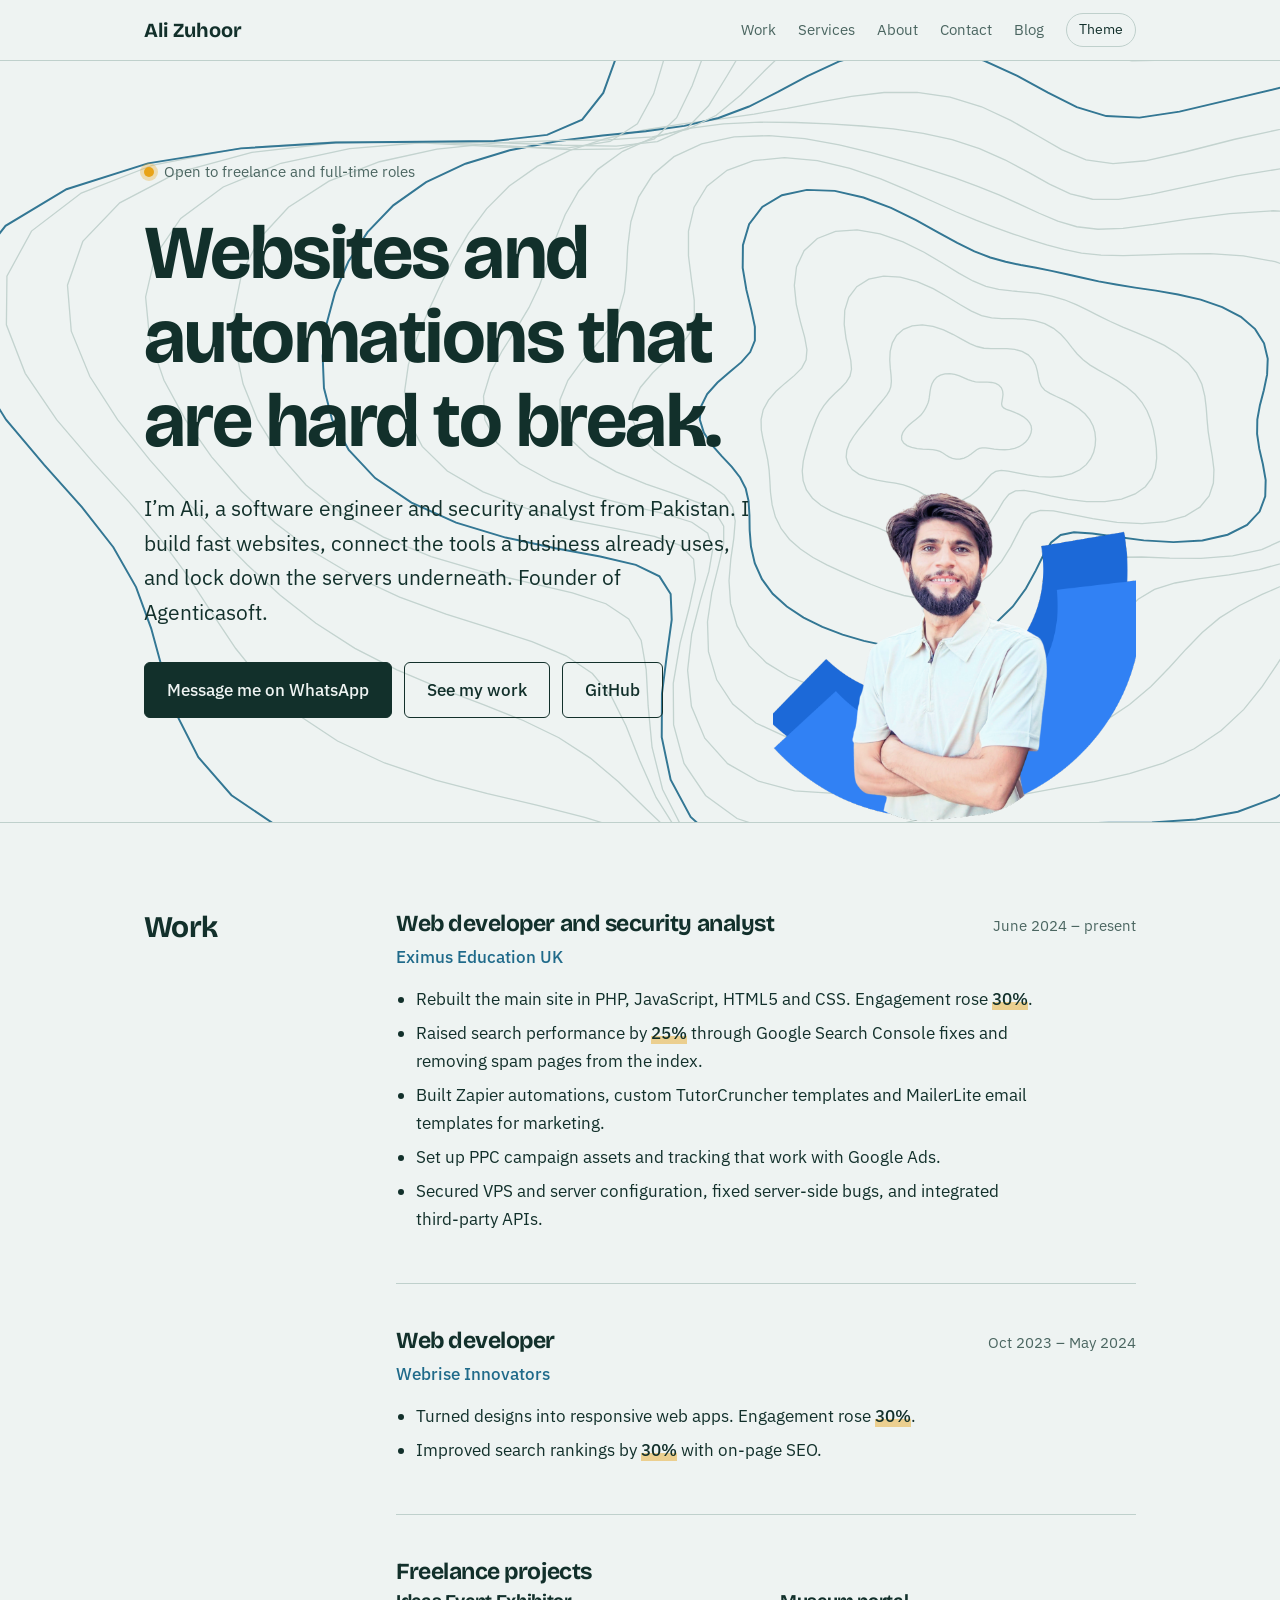
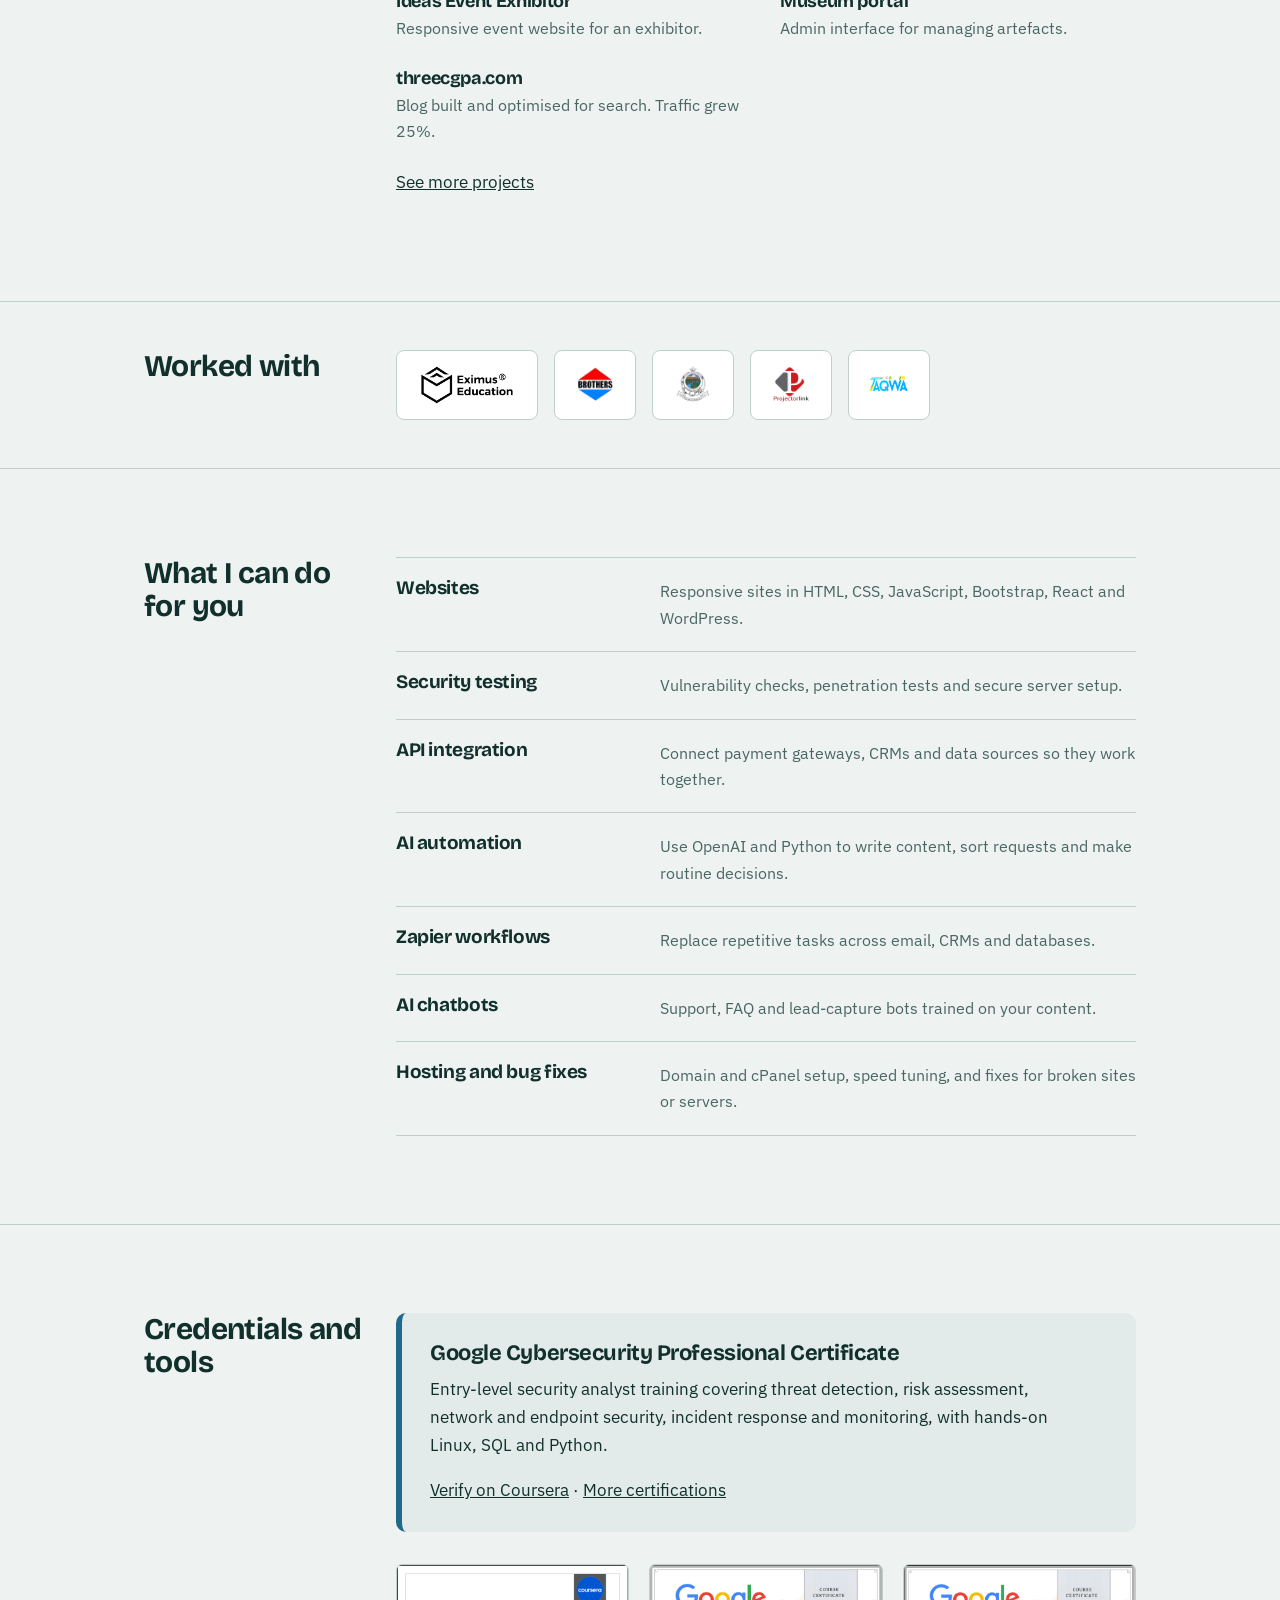
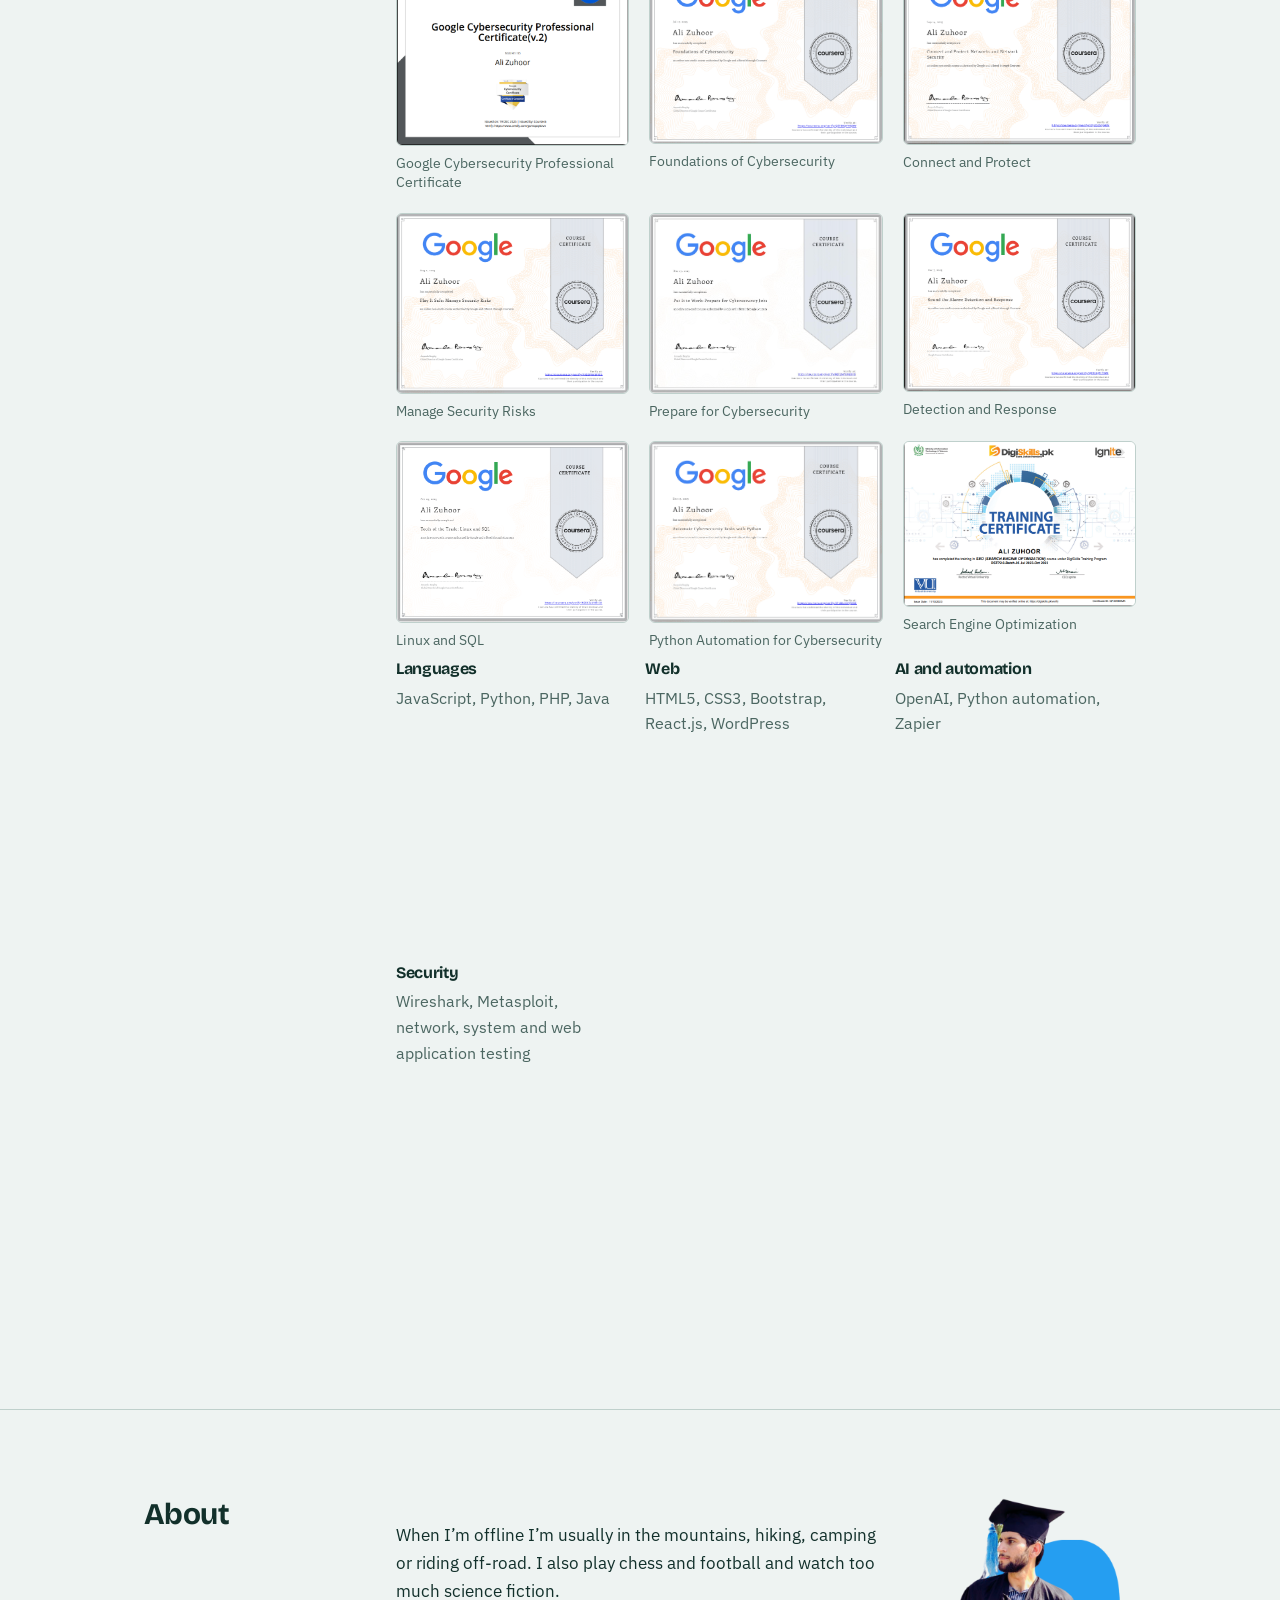
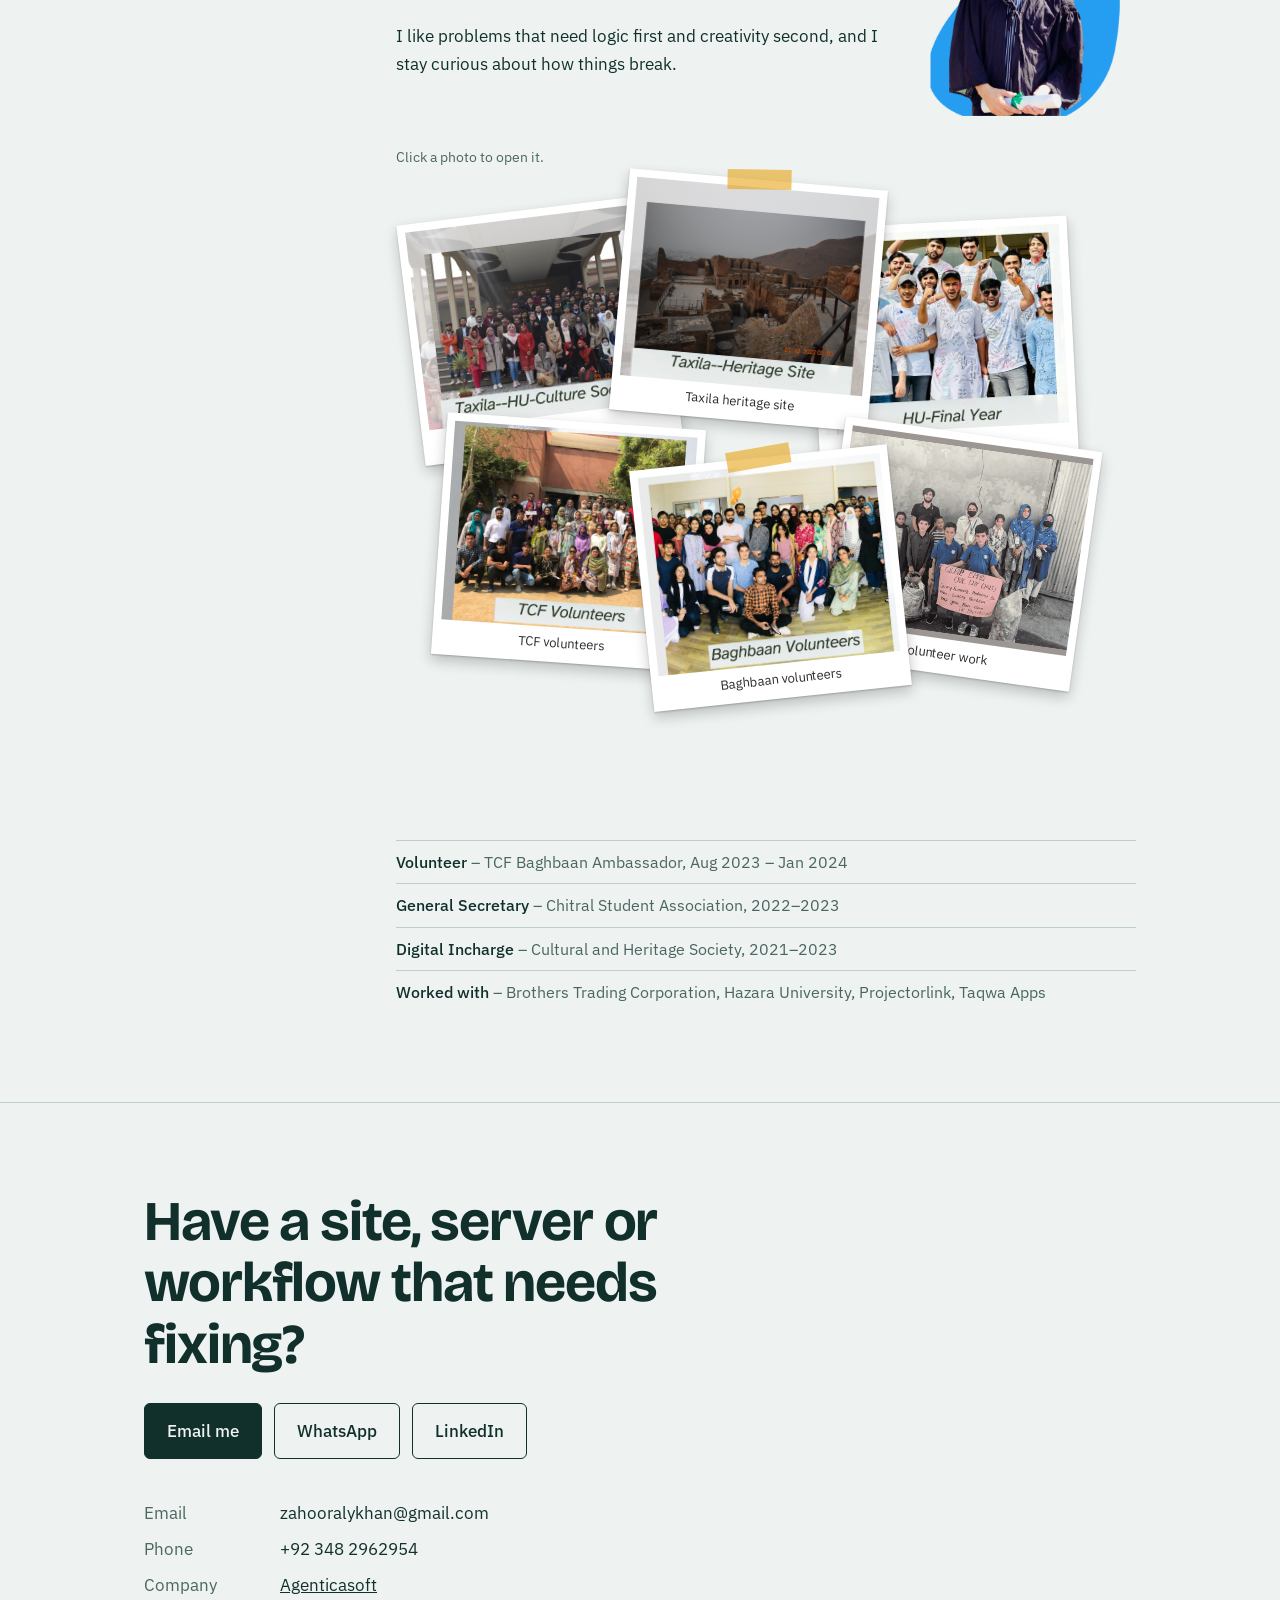
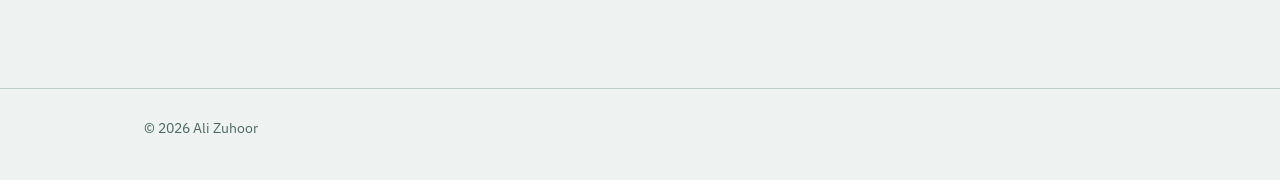
<file: index.html>
<!DOCTYPE html>
<html lang="en">
<head>
<meta charset="utf-8">
<meta name="viewport" content="width=device-width, initial-scale=1, viewport-fit=cover">
<title>Ali Zuhoor – Software engineer and security analyst</title>
<meta name="description" content="Ali Zuhoor builds secure websites, API integrations and AI automations for small businesses and education providers.">
<link rel="preconnect" href="https://fonts.googleapis.com">
<link rel="preconnect" href="https://fonts.gstatic.com" crossorigin>
<link href="https://fonts.googleapis.com/css2?family=Bricolage+Grotesque:opsz,wght@12..96,500;12..96,700&family=IBM+Plex+Sans:wght@400;500&display=swap" rel="stylesheet">
<link rel="canonical" href="https://alizuhoor.github.io/AliZuhoor/">
<meta property="og:type" content="website">
<meta property="og:title" content="Ali Zuhoor – Software engineer and security analyst">
<meta property="og:description" content="Secure websites, API integrations and AI automations.">
<meta property="og:url" content="https://alizuhoor.github.io/AliZuhoor/">
<meta property="og:image" content="https://alizuhoor.github.io/AliZuhoor/images/alizuhoor-developer.png">
<meta name="twitter:card" content="summary_large_image">
<link rel="icon" href="images/favicon.ico">
<link rel="apple-touch-icon" href="images/apple-touch-icon.png">
<link rel="stylesheet" href="portfolio.css">
</head>
<body>
<header>
  <div class="wrap">
    <a class="logo" href="#top">Ali Zuhoor</a>
    <nav aria-label="Main">
      <a href="#work">Work</a><a href="#services">Services</a><a href="#about">About</a><a href="#contact">Contact</a>
      <a href="https://alizuhoor.github.io/AliZuhoor/blog.html">Blog</a>
      <button id="theme" type="button" aria-label="Switch colour theme">Theme</button>
    </nav>
  </div>
</header>

<main id="top">
<div class="hero">
  <svg id="topo" aria-hidden="true" preserveAspectRatio="xMidYMid slice"></svg>
  <div class="wrap">
    <div class="copy">
    <div class="status"><i></i>Open to freelance and full-time roles</div>
    <h1>Websites and automations that are hard to break.</h1>
    <p class="lede">I’m Ali, a software engineer and security analyst from Pakistan. I build fast websites, connect the tools a business already uses, and lock down the servers underneath. Founder of Agenticasoft.</p>
    <div class="ctas">
      <a class="btn primary" href="https://wa.me/923482962954">Message me on WhatsApp</a>
      <a class="btn ghost" href="#work">See my work</a>
      <a class="btn ghost" href="https://github.com/AliZuhoor">GitHub</a>
    </div>
    </div>
    <img class="portrait" src="images/alizuhoor-developer.png" width="550" height="550" alt="Ali Zuhoor, smiling with arms crossed">
  </div>
</div>

<section id="work">
  <div class="wrap">
    <div class="head">
      <h2>Work</h2>
      <div>
        <div class="job">
          <div class="job-top"><h3>Web developer and security analyst</h3><span class="when">June 2024 – present</span></div>
          <div class="org">Eximus Education UK</div>
          <ul>
            <li>Rebuilt the main site in PHP, JavaScript, HTML5 and CSS. Engagement rose <b>30%</b>.</li>
            <li>Raised search performance by <b>25%</b> through Google Search Console fixes and removing spam pages from the index.</li>
            <li>Built Zapier automations, custom TutorCruncher templates and MailerLite email templates for marketing.</li>
            <li>Set up PPC campaign assets and tracking that work with Google Ads.</li>
            <li>Secured VPS and server configuration, fixed server-side bugs, and integrated third-party APIs.</li>
          </ul>
        </div>
        <div class="job">
          <div class="job-top"><h3>Web developer</h3><span class="when">Oct 2023 – May 2024</span></div>
          <div class="org">Webrise Innovators</div>
          <ul>
            <li>Turned designs into responsive web apps. Engagement rose <b>30%</b>.</li>
            <li>Improved search rankings by <b>30%</b> with on-page SEO.</li>
          </ul>
        </div>
        <div class="job">
          <h3>Freelance projects</h3>
          <div class="mini">
            <div><h3>Ideas Event Exhibitor</h3><p>Responsive event website for an exhibitor.</p></div>
            <div><h3>Museum portal</h3><p>Admin interface for managing artefacts.</p></div>
            <div><h3>threecgpa.com</h3><p>Blog built and optimised for search. Traffic grew 25%.</p></div>
          </div>
          <p style="margin-top:24px"><a href="https://alizuhoor.github.io/AliZuhoor/my-work.html">See more projects</a></p>
        </div>
      </div>
    </div>
  </div>
</section>

<section class="logos-sec" aria-label="Worked with">
  <div class="wrap"><div class="head"><h2>Worked with</h2><div class="logos"><span><img src="images/Black%201-01-01%202.png" width="177" height="75" alt="Eximus Education"></span><a href="https://brotherstrading.com.pk/"><img src="images/brothers-trading%20corporation.png" width="96" height="96" alt="Brothers Trading Corporation"></a><a href="https://hu.edu.pk/"><img src="images/hazara-university.png" width="96" height="96" alt="Hazara University"></a><a href="https://projectorlink.com.pk/"><img src="images/projectorlink.png" width="96" height="96" alt="Projectorlink"></a><span><img src="images/taqwa-apps.png" width="96" height="96" alt="Taqwa Apps"></span></div></div></div>
</section>

<section id="services">
  <div class="wrap">
    <div class="head">
      <h2>What I can do for you</h2>
      <ul class="services">
        <li><h3>Websites</h3><p>Responsive sites in HTML, CSS, JavaScript, Bootstrap, React and WordPress.</p></li>
        <li><h3>Security testing</h3><p>Vulnerability checks, penetration tests and secure server setup.</p></li>
        <li><h3>API integration</h3><p>Connect payment gateways, CRMs and data sources so they work together.</p></li>
        <li><h3>AI automation</h3><p>Use OpenAI and Python to write content, sort requests and make routine decisions.</p></li>
        <li><h3>Zapier workflows</h3><p>Replace repetitive tasks across email, CRMs and databases.</p></li>
        <li><h3>AI chatbots</h3><p>Support, FAQ and lead-capture bots trained on your content.</p></li>
        <li><h3>Hosting and bug fixes</h3><p>Domain and cPanel setup, speed tuning, and fixes for broken sites or servers.</p></li>
      </ul>
    </div>
  </div>
</section>

<section id="skills">
  <div class="wrap">
    <div class="head">
      <h2>Credentials and tools</h2>
      <div>
        <div class="cred">
          <h3>Google Cybersecurity Professional Certificate</h3>
          <p>Entry-level security analyst training covering threat detection, risk assessment, network and endpoint security, incident response and monitoring, with hands-on Linux, SQL and Python.</p>
          <p style="margin:0"><a href="https://www.coursera.org/account/accomplishments/verify/QZF8XQYVNJBW">Verify on Coursera</a> · <a href="https://alizuhoor.github.io/AliZuhoor/certifications.html">More certifications</a></p>
        </div>
        <div class="certs"><figure><img data-zoom src="images/GoogleCybersecurityProfessionalCertificate.png" width="664" height="515" alt="Google Cybersecurity Professional Certificate certificate" loading="lazy"><figcaption>Google Cybersecurity Professional Certificate</figcaption></figure>
<figure><img data-zoom src="images/foundation%20of%20cyber%20security.png" width="690" height="532" alt="Foundations of Cybersecurity certificate" loading="lazy"><figcaption>Foundations of Cybersecurity</figcaption></figure>
<figure><img data-zoom src="images/connect%20and%20protect%20certification.png" width="631" height="489" alt="Connect and Protect certificate" loading="lazy"><figcaption>Connect and Protect</figcaption></figure>
<figure><img data-zoom src="images/manage%20security%20risk%20.png" width="694" height="537" alt="Manage Security Risks certificate" loading="lazy"><figcaption>Manage Security Risks</figcaption></figure>
<figure><img data-zoom src="images/prepare%20for%20cyber%20security.png" width="661" height="511" alt="Prepare for Cybersecurity certificate" loading="lazy"><figcaption>Prepare for Cybersecurity</figcaption></figure>
<figure><img data-zoom src="images/Detection%20and%20Response%20.png" width="698" height="535" alt="Detection and Response certificate" loading="lazy"><figcaption>Detection and Response</figcaption></figure>
<figure><img data-zoom src="images/Linux-and-SQL.png" width="744" height="577" alt="Linux and SQL certificate" loading="lazy"><figcaption>Linux and SQL</figcaption></figure>
<figure><img data-zoom src="images/python_automation_cybersecurity.png" width="569" height="441" alt="Python Automation for Cybersecurity certificate" loading="lazy"><figcaption>Python Automation for Cybersecurity</figcaption></figure>
<figure><img data-zoom src="images/search%20engine%20optimization%20certificate.png" width="686" height="485" alt="Search Engine Optimization certificate" loading="lazy"><figcaption>Search Engine Optimization</figcaption></figure>
</div>
        <div class="stack">
          <div><h3>Languages</h3><p>JavaScript, Python, PHP, Java</p></div>
          <div><h3>Web</h3><p>HTML5, CSS3, Bootstrap, React.js, WordPress</p></div>
          <div><h3>AI and automation</h3><p>OpenAI, Python automation, Zapier</p></div>
          <div><h3>Security</h3><p>Wireshark, Metasploit, network, system and web application testing</p></div>
        </div>
      </div>
    </div>
  </div>
</section>

<section id="about">
  <div class="wrap">
    <div class="head">
      <h2>About</h2>
      <div>
        <div class="about-top"><div>
        <p>When I’m offline I’m usually in the mountains, hiking, camping or riding off-road. I also play chess and football and watch too much science fiction.</p>
        <p>I like problems that need logic first and creativity second, and I stay curious about how things break.</p>
        </div>
        <img class="grad" src="images/ali-zuhoor-software%20engineer.png" width="520" height="520" alt="Ali Zuhoor in a graduation gown holding his degree"></div>
        <p class="hint">Click a photo to open it.</p>
<div class="stack">
<figure class="frame" data-zoom tabindex="0" role="button" aria-label="Open photo: Taxila, 2022"><img src="images/1.jpg" width="900" height="900" alt="Taxila trip with the Hazara University Culture Society" loading="lazy"><figcaption>Taxila, 2022</figcaption></figure>
<figure class="frame tape" data-zoom tabindex="0" role="button" aria-label="Open photo: Taxila heritage site"><img src="images/2.jpg" width="900" height="900" alt="Taxila heritage site" loading="lazy"><figcaption>Taxila heritage site</figcaption></figure>
<figure class="frame" data-zoom tabindex="0" role="button" aria-label="Open photo: Hazara University"><img src="images/3.jpg" width="900" height="900" alt="Hazara University final year" loading="lazy"><figcaption>Hazara University</figcaption></figure>
<figure class="frame" data-zoom tabindex="0" role="button" aria-label="Open photo: TCF volunteers"><img src="images/4.jpg" width="900" height="900" alt="TCF volunteers" loading="lazy"><figcaption>TCF volunteers</figcaption></figure>
<figure class="frame tape" data-zoom tabindex="0" role="button" aria-label="Open photo: Baghbaan volunteers"><img src="images/5.jpg" width="900" height="900" alt="Baghbaan volunteers" loading="lazy"><figcaption>Baghbaan volunteers</figcaption></figure>
<figure class="frame" data-zoom tabindex="0" role="button" aria-label="Open photo: Volunteer work"><img src="images/volunteer-work.png" width="900" height="506" alt="Volunteer work with children" loading="lazy"><figcaption>Volunteer work</figcaption></figure>
</div>
        <ul class="facts">
          <li><b>Volunteer</b> – TCF Baghbaan Ambassador, Aug 2023 – Jan 2024</li>
          <li><b>General Secretary</b> – Chitral Student Association, 2022–2023</li>
          <li><b>Digital Incharge</b> – Cultural and Heritage Society, 2021–2023</li>
          <li><b>Worked with</b> – Brothers Trading Corporation, Hazara University, Projectorlink, Taqwa Apps</li>
        </ul>
      </div>
    </div>
  </div>
</section>

<section id="contact" class="contact">
  <div class="wrap">
    <h2>Have a site, server or workflow that needs fixing?</h2>
    <div class="links">
      <a class="btn primary" href="mailto:zahooralykhan@gmail.com">Email me</a>
      <a class="btn ghost" href="https://wa.me/923482962954">WhatsApp</a>
      <a class="btn ghost" href="https://www.linkedin.com/in/ali-zuhoor-sz9757254/">LinkedIn</a>
    </div>
    <dl>
      <dt>Email</dt><dd>zahooralykhan@gmail.com</dd>
      <dt>Phone</dt><dd>+92 348 2962954</dd>
      <dt>Company</dt><dd><a href="https://agenticasoft.com">Agenticasoft</a></dd>
    </dl>
  </div>
</section>
</main>
<footer><div class="wrap">© 2026 Ali Zuhoor</div></footer>

<script src="portfolio.js" defer></script>
</body>
</html>
</file>
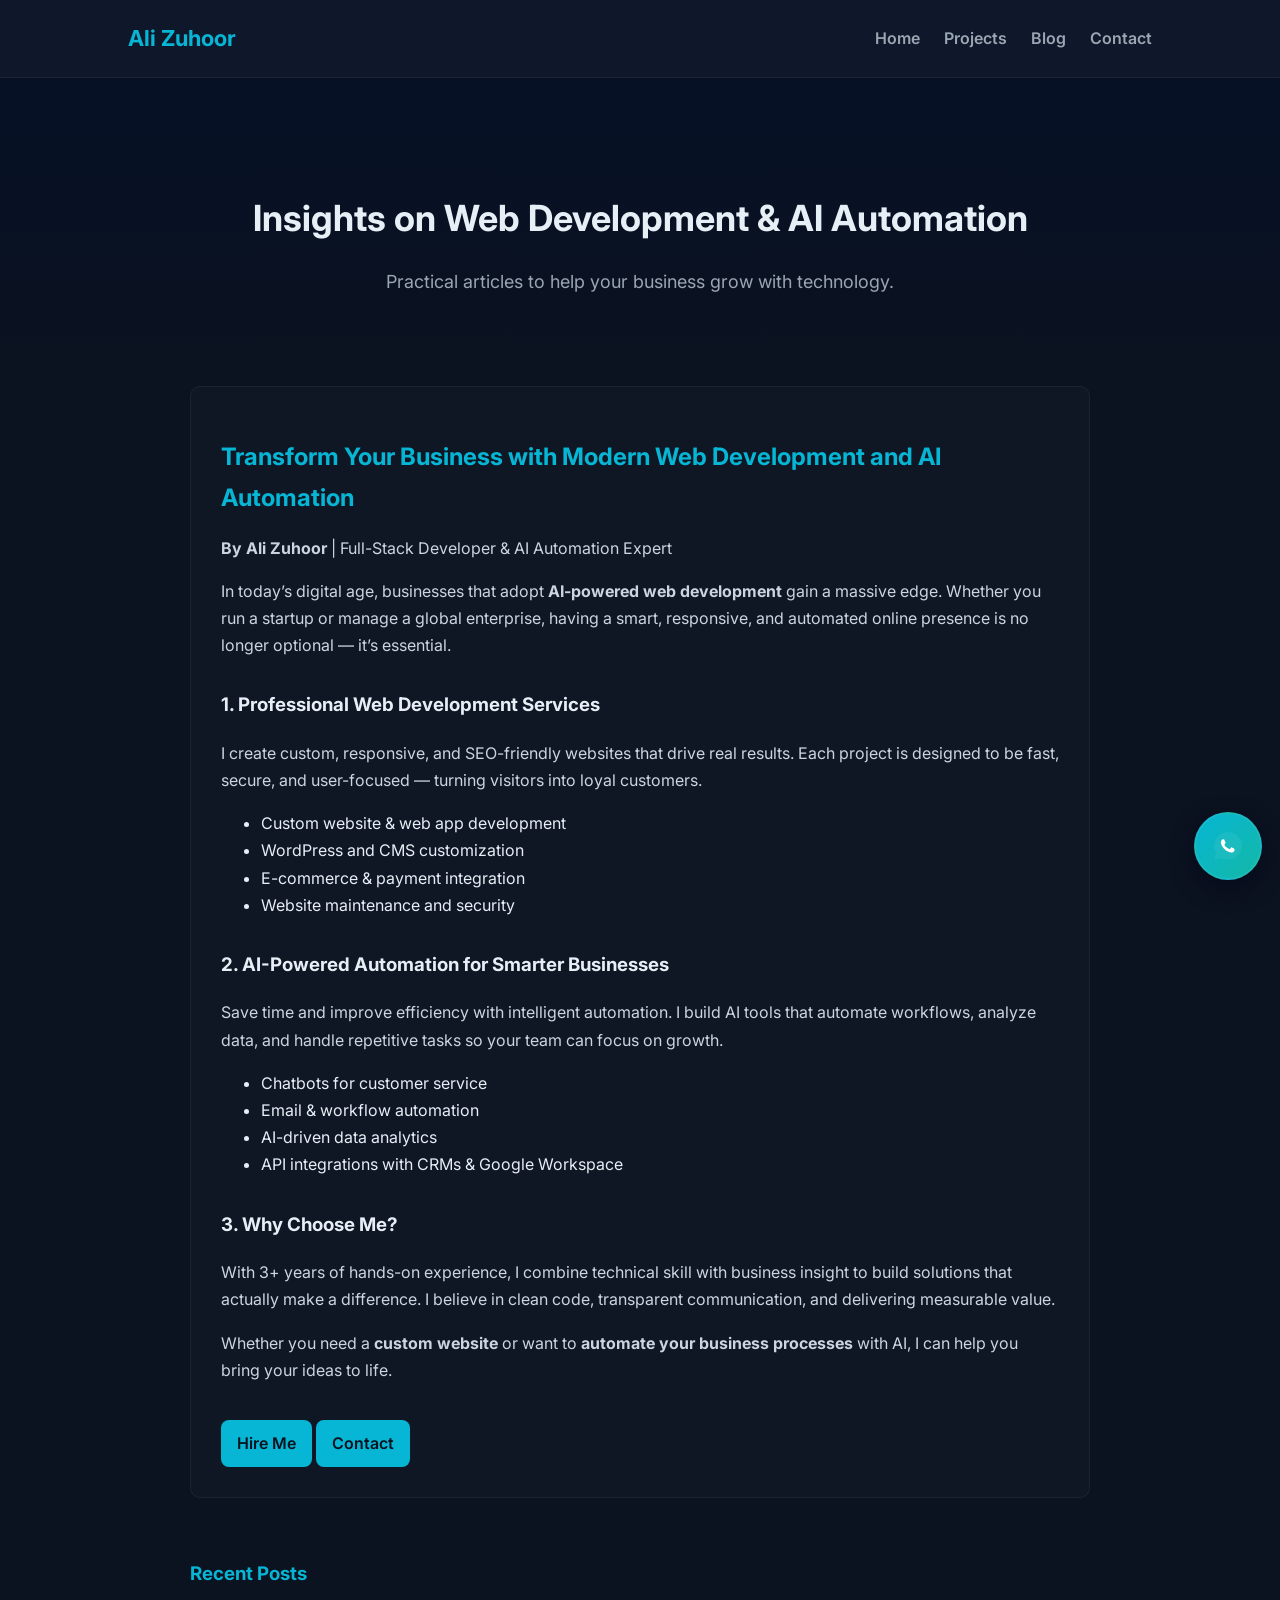
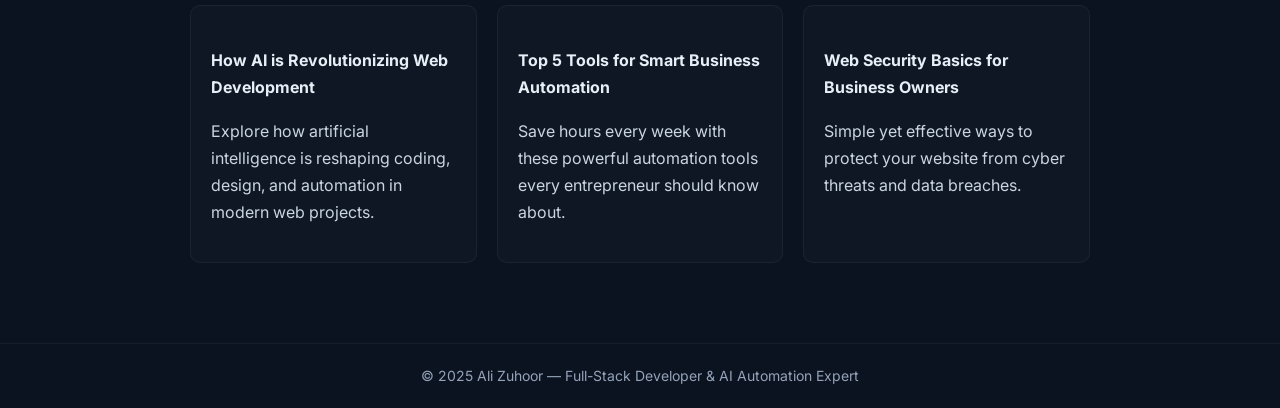
<file: blog.html>
<!DOCTYPE html>
<html lang="en">
<head>
  <meta charset="UTF-8" />
  <meta name="viewport" content="width=device-width, initial-scale=1.0" />
  <title>Blog | Web Development & AI Automation Insights | Ali Zuhoor</title>
  <meta name="description" content="Explore professional insights on web development, full-stack projects, and AI automation by Ali Zuhoor. Learn how smart automation and powerful websites can scale your business." />
  <meta name="keywords" content="web development blog, AI automation blog, full stack developer Pakistan, custom website development, AI in web development, business automation" />
  <meta name="author" content="Ali Zuhoor" />
  <link rel="canonical" href="https://alizuhoorfullstackdeveloper.on.drv.tw/Devloper/blog.html" />
  <meta property="og:title" content="Web Development & AI Automation Blog | Ali Zuhoor" />
  <meta property="og:description" content="Web development and AI automation insights by full-stack developer Ali Zuhoor. Learn how AI-powered websites help businesses grow faster." />
  <meta property="og:type" content="article" />
  <meta property="og:url" content="https://alizuhoorfullstackdeveloper.on.drv.tw/Devloper/blog.html" />
  <meta property="og:image" content="https://alizuhoorfullstackdeveloper.on.drv.tw/Devloper/assets/blog-cover.png" />

  <link href="https://fonts.googleapis.com/css2?family=Inter:wght@300;400;600;700&display=swap" rel="stylesheet" />

  <style>
    body {
      margin: 0;
      font-family: 'Inter', sans-serif;
      background-color: #0b1220;
      color: #e6eef6;
      line-height: 1.7;
    }

    header {
      background: #0f172a;
      display: flex;
      justify-content: space-between;
      align-items: center;
      padding: 20px 10%;
      border-bottom: 1px solid rgba(255, 255, 255, 0.05);
    }

    header a.logo {
      color: #06b6d4;
      font-weight: 700;
      font-size: 22px;
      text-decoration: none;
    }

    nav a {
      color: #9aa6b2;
      text-decoration: none;
      margin-left: 20px;
      font-weight: 600;
      transition: color 0.3s;
    }

    nav a:hover {
      color: #06b6d4;
    }

    .blog-header {
      text-align: center;
      padding: 80px 20px 50px;
      background: linear-gradient(180deg, #061126 0%, #0b1220 100%);
    }

    .blog-header h1 {
      font-size: 36px;
      margin-bottom: 10px;
    }

    .blog-header p {
      color: #9aa6b2;
      font-size: 18px;
    }

    .container {
      max-width: 900px;
      margin: auto;
      padding: 20px;
    }

    article {
      background: rgba(255, 255, 255, 0.02);
      border-radius: 10px;
      padding: 30px;
      margin-bottom: 40px;
      border: 1px solid rgba(255, 255, 255, 0.05);
    }

    article h2 {
      color: #06b6d4;
      margin-bottom: 15px;
    }

    article h3 {
      margin-top: 30px;
      color: #e6eef6;
    }

    article p {
      color: #cbd5e1;
    }

    .btn {
      display: inline-block;
      margin-top: 20px;
      background: #06b6d4;
      color: #0b1220;
      padding: 10px 16px;
      border-radius: 8px;
      font-weight: 600;
      text-decoration: none;
      transition: background 0.3s;
    }

    .btn:hover {
      background: #0ea5e9;
    }

    .recent-posts {
      margin-top: 60px;
    }

    .recent-posts h3 {
      color: #06b6d4;
      margin-bottom: 15px;
    }

    .recent-grid {
      display: grid;
      gap: 20px;
      grid-template-columns: repeat(auto-fit, minmax(250px, 1fr));
    }

    .recent-card {
      background: rgba(255, 255, 255, 0.02);
      border: 1px solid rgba(255, 255, 255, 0.05);
      border-radius: 10px;
      padding: 20px;
      color: #cbd5e1;
      transition: transform 0.3s;
    }

    .recent-card:hover {
      transform: translateY(-4px);
    }

    .recent-card h4 {
      color: #e6eef6;
      margin-bottom: 10px;
    }

    footer {
      text-align: center;
      color: #94a3b8;
      font-size: 14px;
      padding: 20px;
      margin-top: 60px;
      border-top: 1px solid rgba(255, 255, 255, 0.05);
    }

    @media (max-width: 600px) {
      .blog-header h1 { font-size: 28px; }
      header { flex-direction: column; text-align: center; }
      nav { margin-top: 10px; }
    }
     /* WhatsApp sticky button styles */
  .whatsapp-sticky {
    position: fixed;
    right: 18px;
    bottom: 20px;
    z-index: 9999;
    display: inline-grid;
    place-items: center;
    width: 64px;
    height: 64px;
    background: linear-gradient(135deg, #06b6d4, #14b8a6);
    border-radius: 50%;
    box-shadow: 0 8px 22px rgba(2,6,23,0.6);
    transition: transform .15s ease, box-shadow .15s ease, opacity .15s ease;
    cursor: pointer;
    border: 2px solid rgba(255,255,255,0.06);
    backdrop-filter: blur(4px);
  }

  .whatsapp-sticky:active { transform: translateY(2px) scale(.99); }
  .whatsapp-sticky:hover { transform: translateY(-4px); box-shadow: 0 14px 34px rgba(2,6,23,0.7); }

  .whatsapp-sticky svg { width: 28px; height: 28px; display:block; }

  /* small label on larger screens */
  .whatsapp-label {
    position: fixed;
    right: 92px;
    bottom: 32px;
    z-index: 9998;
    background: rgba(6,182,212,0.08);
    color: #bfeff6;
    padding: 8px 12px;
    border-radius: 12px;
    font-weight: 700;
    font-size: 14px;
    border: 1px solid rgba(255,255,255,0.02);
    display: none; /* shown on wider screens */
    backdrop-filter: blur(4px);
  }

  @media (min-width: 720px){
    .whatsapp-label { display: inline-block; }
  }

  /* Respect prefers-reduced-motion */
  @media (prefers-reduced-motion: reduce) {
    .whatsapp-sticky, .whatsapp-label { transition: none; }
  }
  </style>
</head>

<body>
  <header>
    <a href="index.html" class="logo">Ali Zuhoor</a>
    <nav>
      <a href="index.html">Home</a>
      <a href="projects.html">Projects</a>
      <a href="blog.html">Blog</a>
      <a href="contact.html">Contact</a>
    </nav>
  </header>

  <section class="blog-header">
    <h1>Insights on Web Development & AI Automation</h1>
    <p>Practical articles to help your business grow with technology.</p>
  </section>

  <div class="container">
    <article>
      <h2>Transform Your Business with Modern Web Development and AI Automation</h2>
      <p><strong>By Ali Zuhoor</strong> | Full-Stack Developer & AI Automation Expert</p>

      <p>In today’s digital age, businesses that adopt <strong>AI-powered web development</strong> gain a massive edge. Whether you run a startup or manage a global enterprise, having a smart, responsive, and automated online presence is no longer optional — it’s essential.</p>

      <h3>1. Professional Web Development Services</h3>
      <p>I create custom, responsive, and SEO-friendly websites that drive real results. Each project is designed to be fast, secure, and user-focused — turning visitors into loyal customers.</p>

      <ul>
        <li>Custom website & web app development</li>
        <li>WordPress and CMS customization</li>
        <li>E-commerce & payment integration</li>
        <li>Website maintenance and security</li>
      </ul>

      <h3>2. AI-Powered Automation for Smarter Businesses</h3>
      <p>Save time and improve efficiency with intelligent automation. I build AI tools that automate workflows, analyze data, and handle repetitive tasks so your team can focus on growth.</p>

      <ul>
        <li>Chatbots for customer service</li>
        <li>Email & workflow automation</li>
        <li>AI-driven data analytics</li>
        <li>API integrations with CRMs & Google Workspace</li>
      </ul>

      <h3>3. Why Choose Me?</h3>
      <p>With 3+ years of hands-on experience, I combine technical skill with business insight to build solutions that actually make a difference. I believe in clean code, transparent communication, and delivering measurable value.</p>

      <p>Whether you need a <strong>custom website</strong> or want to <strong>automate your business processes</strong> with AI, I can help you bring your ideas to life.</p>

      <a href="https://www.linkedin.com/in/ali-zuhoor-sz9757254/" class="btn">Hire Me</a>
      <a href="https://wa.me/923482962954" class="btn">Contact</a>
    </article>

    <div class="recent-posts">
      <h3>Recent Posts</h3>
      <div class="recent-grid">
        <div class="recent-card">
          <h4>How AI is Revolutionizing Web Development</h4>
          <p>Explore how artificial intelligence is reshaping coding, design, and automation in modern web projects.</p>
        </div>
        <div class="recent-card">
          <h4>Top 5 Tools for Smart Business Automation</h4>
          <p>Save hours every week with these powerful automation tools every entrepreneur should know about.</p>
        </div>
        <div class="recent-card">
          <h4>Web Security Basics for Business Owners</h4>
          <p>Simple yet effective ways to protect your website from cyber threats and data breaches.</p>
        </div>
      </div>
    </div>
  </div>

  <footer>
    © 2025 Ali Zuhoor — Full-Stack Developer & AI Automation Expert
  </footer>
  <a id="whatsappStickyBtn"
   class="whatsapp-sticky"
   href="https://wa.me/923482962954"
   target="_blank"
   rel="noopener noreferrer"
   aria-label="Chat on WhatsApp with Ali Zuhoor"
   title="Chat on WhatsApp">
  <!-- WhatsApp SVG icon (white) -->
  <svg viewBox="0 0 24 24" fill="none" aria-hidden="true" xmlns="http://www.w3.org/2000/svg">
    <path d="M20.52 3.48A11.78 11.78 0 0 0 12.04 0C5.41 0 .12 5.29.12 11.92c0 2.08.55 4.12 1.6 5.9L0 24l6.39-1.66a11.86 11.86 0 0 0 5.67 1.45h.02c6.63 0 11.92-5.29 11.92-11.92 0-3.18-1.24-6.16-3.48-8.19z" fill="white" opacity=".06"/>
    <path d="M17.47 14.2c-.3-.15-1.78-.88-2.06-.98-.28-.1-.48-.15-.68.15-.2.3-.78.98-.96 1.18-.18.2-.36.22-.66.07-.3-.15-1.27-.47-2.42-1.49-.9-.8-1.5-1.79-1.68-2.09-.18-.3-.02-.46.13-.61.13-.12.3-.33.45-.49.15-.16.2-.27.3-.45.1-.18.04-.34-.03-.49-.07-.15-.68-1.62-.93-2.22-.24-.58-.49-.5-.68-.51-.17-.01-.36-.01-.56-.01-.2 0-.52.07-.8.34-.27.26-1.03 1.01-1.03 2.46 0 1.45 1.05 2.86 1.19 3.06.14.2 2.05 3.33 4.97 4.67 2.92 1.34 2.92.89 3.45.83.53-.06 1.73-.7 1.98-1.38.25-.68.25-1.26.18-1.38-.07-.12-.28-.18-.58-.33z" fill="white"/>
  </svg>
</a>
</body>
</html>
</file>
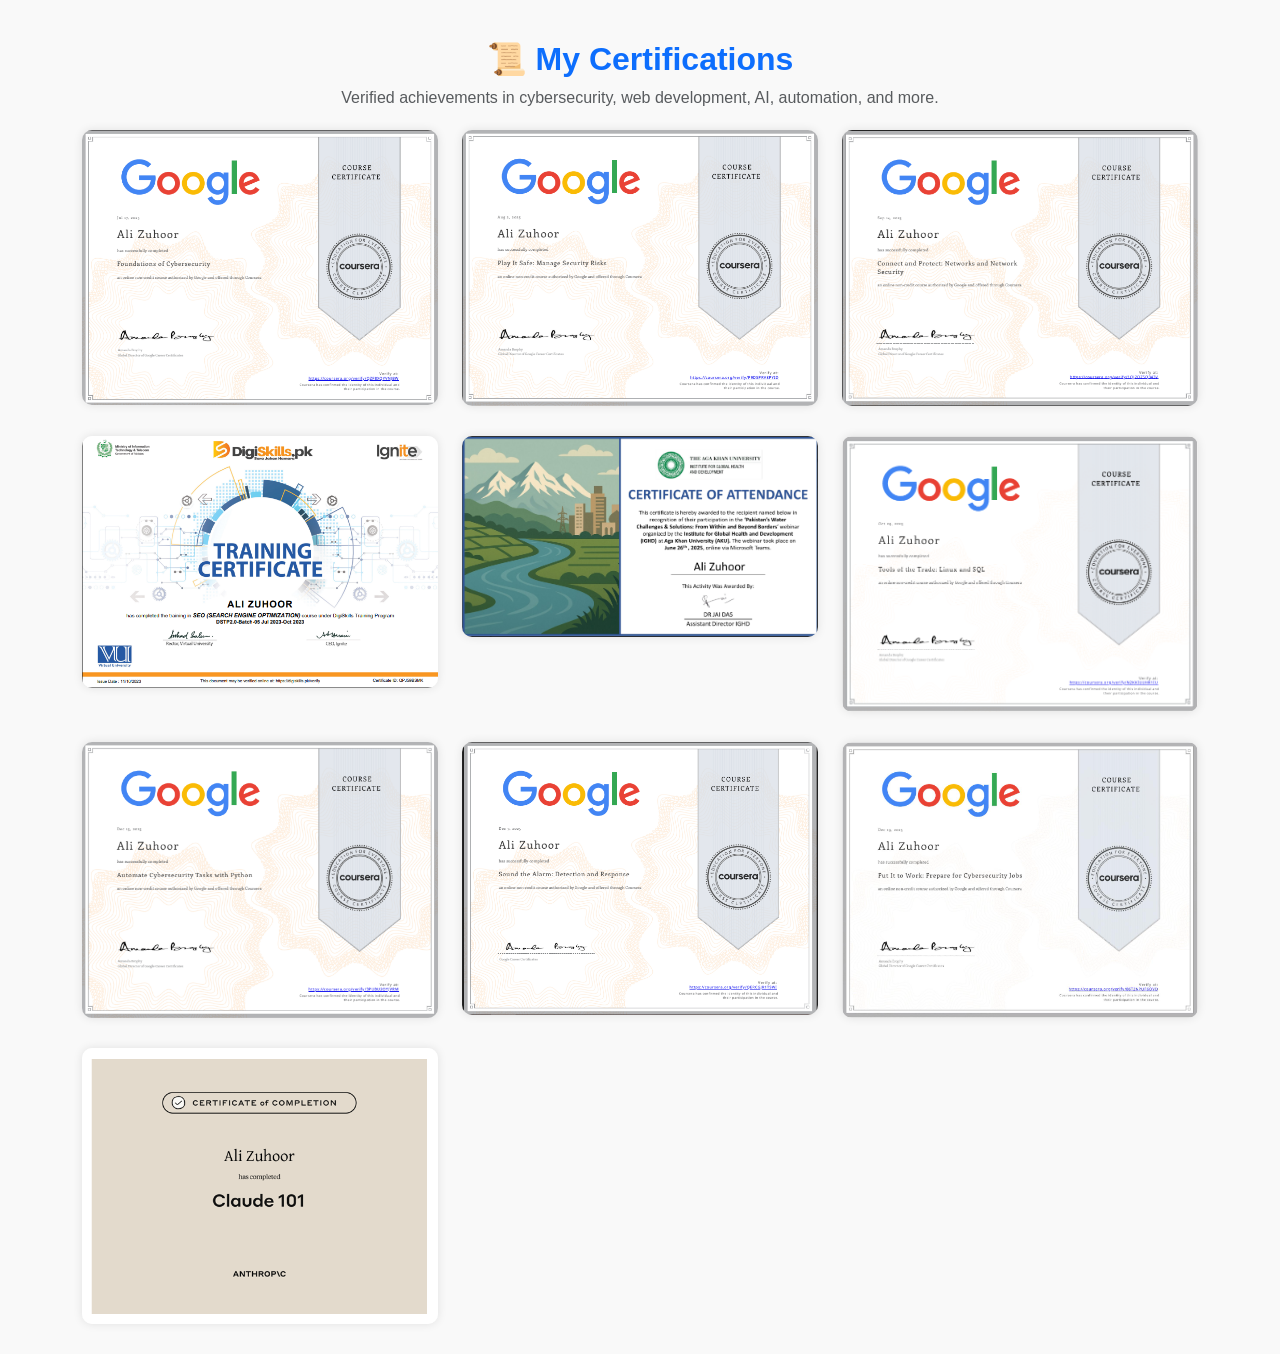
<file: certifications.html>
<!DOCTYPE html>
<html lang="en">
<head>
  <meta charset="UTF-8" />
  <meta name="viewport" content="width=device-width, initial-scale=1.0" />
  <title>My Certifications – Ali Zuhoor</title>

  <!-- Bootstrap & Font Awesome -->
  <link href="https://cdn.jsdelivr.net/npm/bootstrap@5.3.3/dist/css/bootstrap.min.css" rel="stylesheet" />
  <link rel="stylesheet" href="https://cdnjs.cloudflare.com/ajax/libs/font-awesome/6.5.0/css/all.min.css" />

  <!-- Custom Styles -->
  <style>
    body {
      background-color: #f9f9f9;
      font-family: 'Segoe UI', sans-serif;
    }

    .gallery-title {
      text-align: center;
      margin: 40px 0 20px;
    }

    .certificate-img {
      width: 100%;
      height: auto;
      border-radius: 10px;
      box-shadow: 0 0 10px rgba(0,0,0,0.1);
      transition: transform 0.3s ease;
    }

    .certificate-img:hover {
      transform: scale(1.02);
    }

    .cert-card {
      margin-bottom: 30px;
    }
  </style>
</head>
<body>

  <div class="container">
    <div class="gallery-title">
      <h2 class="fw-bold text-primary">📜 My Certifications</h2>
      <p class="text-muted">Verified achievements in cybersecurity, web development, AI, automation, and more.</p>
    </div>

    <div class="row">
      <!-- Certificate Card Example -->
      <div class="col-md-4 col-sm-6 cert-card">
        <img src="images/foundation of cyber security.png" alt="foundation of cyber security" class="certificate-img">
      </div>
      <div class="col-md-4 col-sm-6 cert-card">
        <img src="images/manage security risk .png" alt="Manage security risk" class="certificate-img">
      </div>
      <div class="col-md-4 col-sm-6 cert-card">
        <img src="images/connect and protect certification.png" alt="connect and protect certificate" class="certificate-img">
      </div>
      <div class="col-md-4 col-sm-6 cert-card">
        <img src="images/search engine optimization certificate.png" alt="Search Engine optimization" class="certificate-img">
      </div>
      <div class="col-md-4 col-sm-6 cert-card">
        <img src="images/pakistan water challenges.png" alt="Pakistan water challenges" class="certificate-img">
      </div>
      <div class="col-md-4 col-sm-6 cert-card">
        <img src="images/Linux-and-SQL.png" alt="Linux-and-SQL" class="certificate-img">
      </div>
      <div class="col-md-4 col-sm-6 cert-card">
        <img src="images/python_automation_cybersecurity.png" alt="Linux-and-SQL" class="certificate-img">
      </div>
      <div class="col-md-4 col-sm-6 cert-card">
        <img src="images/Detection and Response .png" alt="Linux-and-SQL" class="certificate-img">
      </div>
      <div class="col-md-4 col-sm-6 cert-card">
        <img src="images/prepare for cyber security.png" alt="Linux-and-SQL" class="certificate-img">
      </div>
      <div class="col-md-4 col-sm-6 cert-card">
        <img src="images/Claude 101.png" alt="Claude 101" class="certificate-img">
      </div>
      <!-- Add more as needed -->
    </div>
  </div>

  <!-- Bootstrap JS -->
  <script src="https://cdn.jsdelivr.net/npm/bootstrap@5.3.3/dist/js/bootstrap.bundle.min.js"></script>
</body>
</html>
</file>
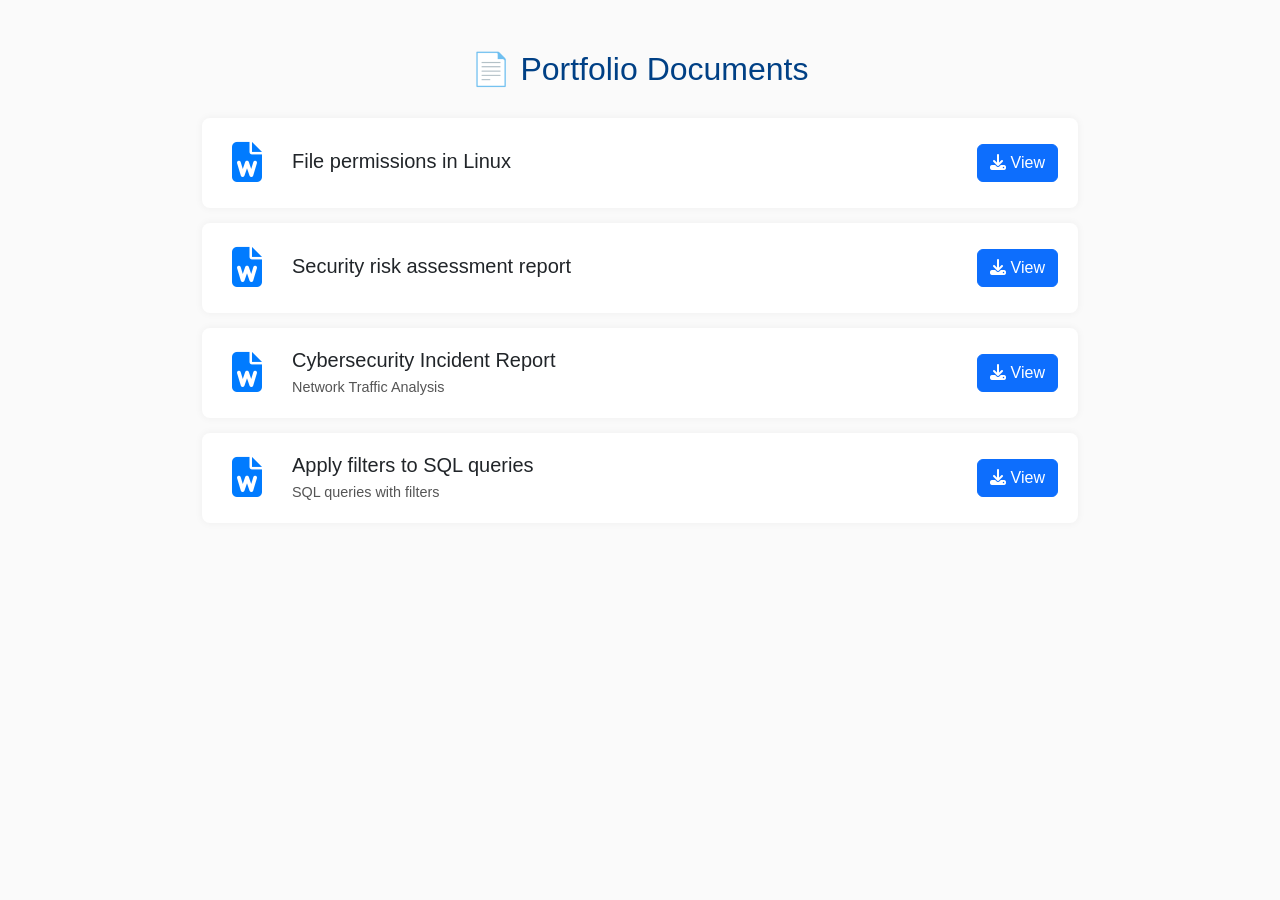
<file: documents.html>
<!DOCTYPE html>
<html lang="en">
<head>
  <meta charset="UTF-8" />
  <meta name="viewport" content="width=device-width, initial-scale=1" />
  <title>My Portfolio Documents – Ali Zuhoor</title>

  <!-- Bootstrap CSS for responsiveness -->
  <link href="https://cdn.jsdelivr.net/npm/bootstrap@5.3.3/dist/css/bootstrap.min.css" rel="stylesheet" />

  <!-- Font Awesome for file icons -->
  <link rel="stylesheet" href="https://cdnjs.cloudflare.com/ajax/libs/font-awesome/6.5.0/css/all.min.css" />

  <style>
    body {
      font-family: 'Segoe UI', sans-serif;
      background-color: #fafafa;
    }
    .container {
      margin-top: 50px;
      max-width: 900px;
    }
    h2 {
      text-align: center;
      margin-bottom: 30px;
      color: #004085;
    }
    .doc-list {
      list-style: none;
      padding: 0;
    }
    .doc-list li {
      background: #fff;
      margin-bottom: 15px;
      padding: 15px 20px;
      border-radius: 8px;
      box-shadow: 0 0 8px rgba(0,0,0,0.05);
      display: flex;
      align-items: center;
      justify-content: space-between;
      transition: background-color 0.3s ease;
    }
    .doc-list li:hover {
      background-color: #e9f0ff;
    }
    .doc-info {
      display: flex;
      align-items: center;
      gap: 20px;
      flex-grow: 1;
    }
    .doc-icon {
      font-size: 2.5rem;
      color: #007bff;
      min-width: 50px;
      text-align: center;
    }
    .doc-text {
      max-width: 600px;
    }
    .doc-text h5 {
      margin: 0 0 5px;
    }
    .doc-text p {
      margin: 0;
      color: #555;
      font-size: 0.9rem;
    }
    .btn-download {
      white-space: nowrap;
    }
  </style>
</head>
<body>

  <div class="container">
    <h2>📄 Portfolio Documents</h2>

    <ul class="doc-list">
      <li>
        <div class="doc-info">
          <div class="doc-icon">
            <i class="fas fa-file-word"></i>
          </div>
          <div class="doc-text">
            <h5>File permissions in Linux </h5>
            <p></p>
          </div>
        </div>
        <a href="https://docs.google.com/document/d/1Qg88_V8rfmUbZou2Z_XeSYp4t11AY0fet1KzCVUP8xI/edit?tab=t.0#heading=h.adnh333husy" download class="btn btn-primary btn-download">
          <i class="fas fa-download"></i> View
        </a>
      </li>

      <li>
        <div class="doc-info">
          <div class="doc-icon">
            <i class="fas fa-file-word"></i>
          </div>
          <div class="doc-text">
            <h5>Security risk assessment report </h5>
            <p></p>
          </div>
        </div>
        <a href="https://docs.google.com/document/d/1RtHbrSjU2t8Dl09gLl3Lk-3emX6Glw98NDPTqogop28/edit?tab=t.0#heading=h.rkogpw759h9x" download class="btn btn-primary btn-download">
          <i class="fas fa-download"></i> View
        </a>
      </li>

      <li>
        <div class="doc-info">
          <div class="doc-icon">
            <i class="fas fa-file-word"></i>
          </div>
          <div class="doc-text">
            <h5>Cybersecurity Incident Report</h5>
            <p>Network Traffic Analysis</p>
          </div>
        </div>
        <a href="https://docs.google.com/document/d/1ZhUSQ_r3Af4djG4O9q_FRF1qLQMteayD1x_RSE3LlpE/edit?tab=t.0#heading=h.mjm21hvi0jz5" download class="btn btn-primary btn-download">
          <i class="fas fa-download"></i> View
        </a>
      </li>
      
      <li>
        <div class="doc-info">
          <div class="doc-icon">
            <i class="fas fa-file-word"></i>
          </div>
          <div class="doc-text">
            <h5>Apply filters to SQL queries</h5>
            <p>SQL queries with filters</p>
          </div>
        </div>
        <a href="https://docs.google.com/document/d/1dk4yMXTOGh70vMaGsxF3fvUAuf21rOpAzAWSFPaXEzM/edit?tab=t.0" download class="btn btn-primary btn-download">
          <i class="fas fa-download"></i> View
        </a>
      </li>

      <!-- Add more documents here -->
    </ul>
  </div>

  <!-- Bootstrap JS Bundle -->
  <script src="https://cdn.jsdelivr.net/npm/bootstrap@5.3.3/dist/js/bootstrap.bundle.min.js"></script>
</body>
</html>
</file>
<file: portfolio.css>
:root{
  --bg:#eef3f2; --surface:#e2ebe9; --ink:#12302b; --muted:#4b6661; --line:#bfd0cc;
  --accent:#1f6a8a; --signal:#e8a317; --on-accent:#fff;
  box-sizing:border-box;
  padding-top:env(safe-area-inset-top,0px); padding-bottom:env(safe-area-inset-bottom,0px);
  color-scheme:light;
}
@media (prefers-color-scheme:dark){
  :root:not([data-theme="light"]){
    --bg:#0f1f1c; --surface:#16302b; --ink:#e6efed; --muted:#9db5b0; --line:#2b4741;
    --accent:#6cc0e0; --signal:#f0b942; --on-accent:#0f1f1c; color-scheme:dark;
  }
}
:root[data-theme="dark"]{
  --bg:#0f1f1c; --surface:#16302b; --ink:#e6efed; --muted:#9db5b0; --line:#2b4741;
  --accent:#6cc0e0; --signal:#f0b942; --on-accent:#0f1f1c; color-scheme:dark;
}
html{scroll-padding-top:env(safe-area-inset-top,0px);scroll-behavior:smooth}
*{box-sizing:border-box}
body{margin:0;background:var(--bg);color:var(--ink);font:400 17px/1.65 "IBM Plex Sans",system-ui,sans-serif}
h1,h2,h3{font-family:"Bricolage Grotesque","Helvetica Neue",Arial,sans-serif;line-height:1.1;margin:0;letter-spacing:-.02em}
a{color:inherit}
:focus-visible{outline:3px solid var(--signal);outline-offset:3px}
.wrap{max-width:1040px;margin:0 auto;padding:0 24px}
p{max-width:62ch;margin:0 0 1em}

/* nav */
header{position:sticky;top:0;z-index:20;background:var(--bg);border-bottom:1px solid var(--line);padding-top:env(safe-area-inset-top,0px)}
header .wrap{display:flex;align-items:center;justify-content:space-between;height:60px;gap:16px}
.logo{font-family:"Bricolage Grotesque",sans-serif;font-weight:700;text-decoration:none;font-size:20px}
nav{display:flex;gap:22px;align-items:center;font-size:15px;flex-wrap:wrap}
nav a{text-decoration:none;color:var(--muted)}
nav a:hover{color:var(--ink)}
#theme{background:none;border:1px solid var(--line);color:var(--ink);border-radius:20px;padding:4px 12px;font:inherit;font-size:14px;cursor:pointer}

/* hero */
.hero{position:relative;overflow:hidden;border-bottom:1px solid var(--line)}
#topo{position:absolute;inset:0;width:100%;height:100%;opacity:.9}
#topo path{fill:none;stroke:var(--line);stroke-width:1.2}
#topo path.hi{stroke:var(--accent);stroke-width:1.8}
.hero .wrap{position:relative;padding-top:96px;padding-bottom:104px}
.hero h1{font-size:clamp(40px,7.4vw,84px);max-width:13ch;font-weight:700}
.hero .lede{font-size:clamp(18px,2.2vw,21px);margin-top:28px;color:var(--ink)}
.ctas{display:flex;gap:12px;flex-wrap:wrap;margin-top:32px}
.btn{display:inline-block;padding:13px 22px;border-radius:6px;text-decoration:none;font-weight:500;border:1.5px solid var(--ink)}
.btn.primary{background:var(--ink);color:var(--bg)}
.btn.primary:hover{background:var(--accent);border-color:var(--accent);color:var(--on-accent)}
.btn.ghost:hover{background:var(--surface)}
.status{display:inline-flex;align-items:center;gap:10px;margin-bottom:28px;font-size:15px;color:var(--muted)}
.status i{width:10px;height:10px;border-radius:50%;background:var(--signal);display:block;box-shadow:0 0 0 4px color-mix(in srgb,var(--signal) 30%,transparent)}

/* sections */
section{padding:88px 0;border-bottom:1px solid var(--line)}
.head{display:grid;grid-template-columns:220px 1fr;gap:32px}
.head h2{font-size:30px}
@media(max-width:760px){.head{grid-template-columns:1fr;gap:20px}}

/* work */
.job{padding:0 0 44px;margin-bottom:44px;border-bottom:1px solid var(--line)}
.job:last-child{border:0;margin:0;padding:0}
.job-top{display:flex;justify-content:space-between;gap:16px;flex-wrap:wrap;align-items:baseline}
.job h3{font-size:23px}
.job .when{color:var(--muted);font-size:15px}
.job .org{color:var(--accent);font-weight:500;margin:4px 0 14px}
.job ul{margin:0;padding-left:20px;max-width:64ch}
.job li{margin-bottom:6px}
.job li b{font-weight:500;background:linear-gradient(transparent 62%,color-mix(in srgb,var(--signal) 45%,transparent) 62%)}
.mini{display:grid;grid-template-columns:repeat(auto-fit,minmax(240px,1fr));gap:28px;margin-top:8px}
.mini h3{font-size:18px;margin-bottom:4px}
.mini p{font-size:15.5px;color:var(--muted);margin:0}

/* services */
.services{list-style:none;margin:0;padding:0}
.services li{display:grid;grid-template-columns:240px 1fr;gap:24px;padding:20px 0;border-top:1px solid var(--line)}
.services li:last-child{border-bottom:1px solid var(--line)}
.services h3{font-size:19px}
.services p{margin:0;color:var(--muted);font-size:16px}
@media(max-width:760px){.services li{grid-template-columns:1fr;gap:4px}}

/* credentials */
.cred{background:var(--surface);padding:28px;border-radius:10px;border-left:6px solid var(--accent)}
.cred h3{font-size:22px;margin-bottom:10px}
.stack{display:grid;grid-template-columns:repeat(auto-fit,minmax(200px,1fr));gap:28px;margin-top:44px}
.stack h3{font-size:16px;margin-bottom:8px}
.stack p{margin:0;color:var(--muted);font-size:15.5px}

/* about */
.facts{margin:24px 0 0;padding:0;list-style:none;color:var(--muted);font-size:16px}
.facts li{padding:8px 0;border-top:1px solid var(--line)}
.facts b{color:var(--ink);font-weight:500}

/* contact */
.contact h2{font-size:clamp(34px,5vw,56px);max-width:16ch}
.contact .links{display:flex;flex-wrap:wrap;gap:12px;margin-top:28px}
.contact dl{display:grid;grid-template-columns:120px 1fr;gap:8px 16px;margin:40px 0 0;max-width:520px}
.contact dt{color:var(--muted)}
.contact dd{margin:0}
footer{padding:28px 0 40px;color:var(--muted);font-size:14px}
@media(prefers-reduced-motion:no-preference){
  #topo g{animation:drift 60s ease-in-out infinite alternate}
  @keyframes drift{from{transform:translate(0,0)}to{transform:translate(-18px,10px)}}
}

/* pictures */
.hero .wrap{display:grid;grid-template-columns:1.25fr .75fr;gap:24px;align-items:end}
.hero h1{font-size:clamp(38px,6vw,76px)}
.portrait{width:100%;max-width:420px;height:auto;justify-self:center;margin-bottom:-104px;display:block}
@media(max-width:820px){.hero .wrap{grid-template-columns:1fr}.portrait{max-width:300px;justify-self:start}}
.certs{display:grid;grid-template-columns:repeat(auto-fill,minmax(220px,1fr));gap:20px;margin-top:32px}
.certs figure{margin:0}
.certs img{width:100%;height:auto;display:block;border:1px solid var(--line);border-radius:6px;background:#fff;cursor:zoom-in}
.certs figcaption{font-size:14px;color:var(--muted);margin-top:8px;line-height:1.4}
.about-top{display:grid;grid-template-columns:1fr 220px;gap:28px;align-items:center}
.grad{width:100%;height:auto;display:block}
@media(max-width:620px){.about-top{grid-template-columns:1fr}.grad{max-width:200px}}
.logos-sec{padding:48px 0}
.logos{display:flex;flex-wrap:wrap;gap:16px;align-items:center}
.logos a,.logos span{background:#fff;border:1px solid var(--line);border-radius:8px;padding:12px 18px;display:flex;align-items:center}
.logos img{height:44px;width:auto;display:block}
/* photo stack */
.hint{font-size:14px;color:var(--muted);margin:28px 0 0}
.stack{position:relative;isolation:isolate;aspect-ratio:1/.84;max-width:720px;margin:10px 0 56px}
.frame{background:#fff;color:#2b2b2b;padding:8px 8px 0;margin:0;box-shadow:0 6px 14px rgba(0,0,0,.22),0 1px 2px rgba(0,0,0,.2);cursor:zoom-in;box-sizing:border-box}
.frame img{display:block;width:100%;height:auto;aspect-ratio:1/.82;object-fit:cover;object-position:top center}
.frame figcaption{font-size:13px;line-height:1.3;padding:8px 2px 10px;text-align:center;white-space:nowrap;overflow:hidden;text-overflow:ellipsis}
.frame.tape::before{content:"";position:absolute;top:-10px;left:50%;width:64px;height:20px;margin-left:-32px;background:rgba(232,163,23,.6);transform:rotate(-4deg)}
.stack .frame{position:absolute;left:var(--x);top:var(--y);width:36%;z-index:var(--z);transform:rotate(var(--r));transition:transform .3s cubic-bezier(.2,.8,.2,1),box-shadow .3s}
.stack .frame:hover,.stack .frame:focus-visible{transform:rotate(var(--r)) translateY(-8px) scale(1.04);z-index:20;box-shadow:0 14px 28px rgba(0,0,0,.3)}
.stack .frame:nth-child(1){--x:2%;--y:5%;--r:-7deg;--z:2}
.stack .frame:nth-child(2){--x:31%;--y:0%;--r:5deg;--z:3}
.stack .frame:nth-child(3){--x:58%;--y:7%;--r:-3deg;--z:1}
.stack .frame:nth-child(4){--x:6%;--y:40%;--r:4deg;--z:4}
.stack .frame:nth-child(5){--x:34%;--y:46%;--r:-6deg;--z:5}
.stack .frame:nth-child(6){--x:60%;--y:42%;--r:8deg;--z:3}
@media(max-width:600px){
  .stack{aspect-ratio:1/1.5}
  .stack .frame{width:47%}
  .frame figcaption{font-size:12px}
  .stack .frame:nth-child(1){--x:1%;--y:0%}
  .stack .frame:nth-child(2){--x:51%;--y:2%}
  .stack .frame:nth-child(3){--x:0%;--y:31%}
  .stack .frame:nth-child(4){--x:52%;--y:33%}
  .stack .frame:nth-child(5){--x:3%;--y:62%}
  .stack .frame:nth-child(6){--x:51%;--y:64%}
}
.fly{position:fixed!important;margin:0!important;z-index:1001;transform-origin:50% 50%;cursor:zoom-out;box-shadow:0 24px 70px rgba(0,0,0,.55);background:#fff}
img.fly{border-radius:0;object-fit:fill}
.is-open{visibility:hidden}
.fly-back{position:fixed;inset:0;z-index:1000;background:rgba(5,15,12,.84);cursor:zoom-out}
.fly-x{position:fixed;top:calc(env(safe-area-inset-top,0px) + 14px);right:16px;z-index:1002;background:var(--bg);color:var(--ink);border:1px solid var(--line);border-radius:20px;padding:6px 16px;font:inherit;cursor:pointer}
@media(prefers-reduced-motion:reduce){.stack .frame{transition:none}}
</file>
